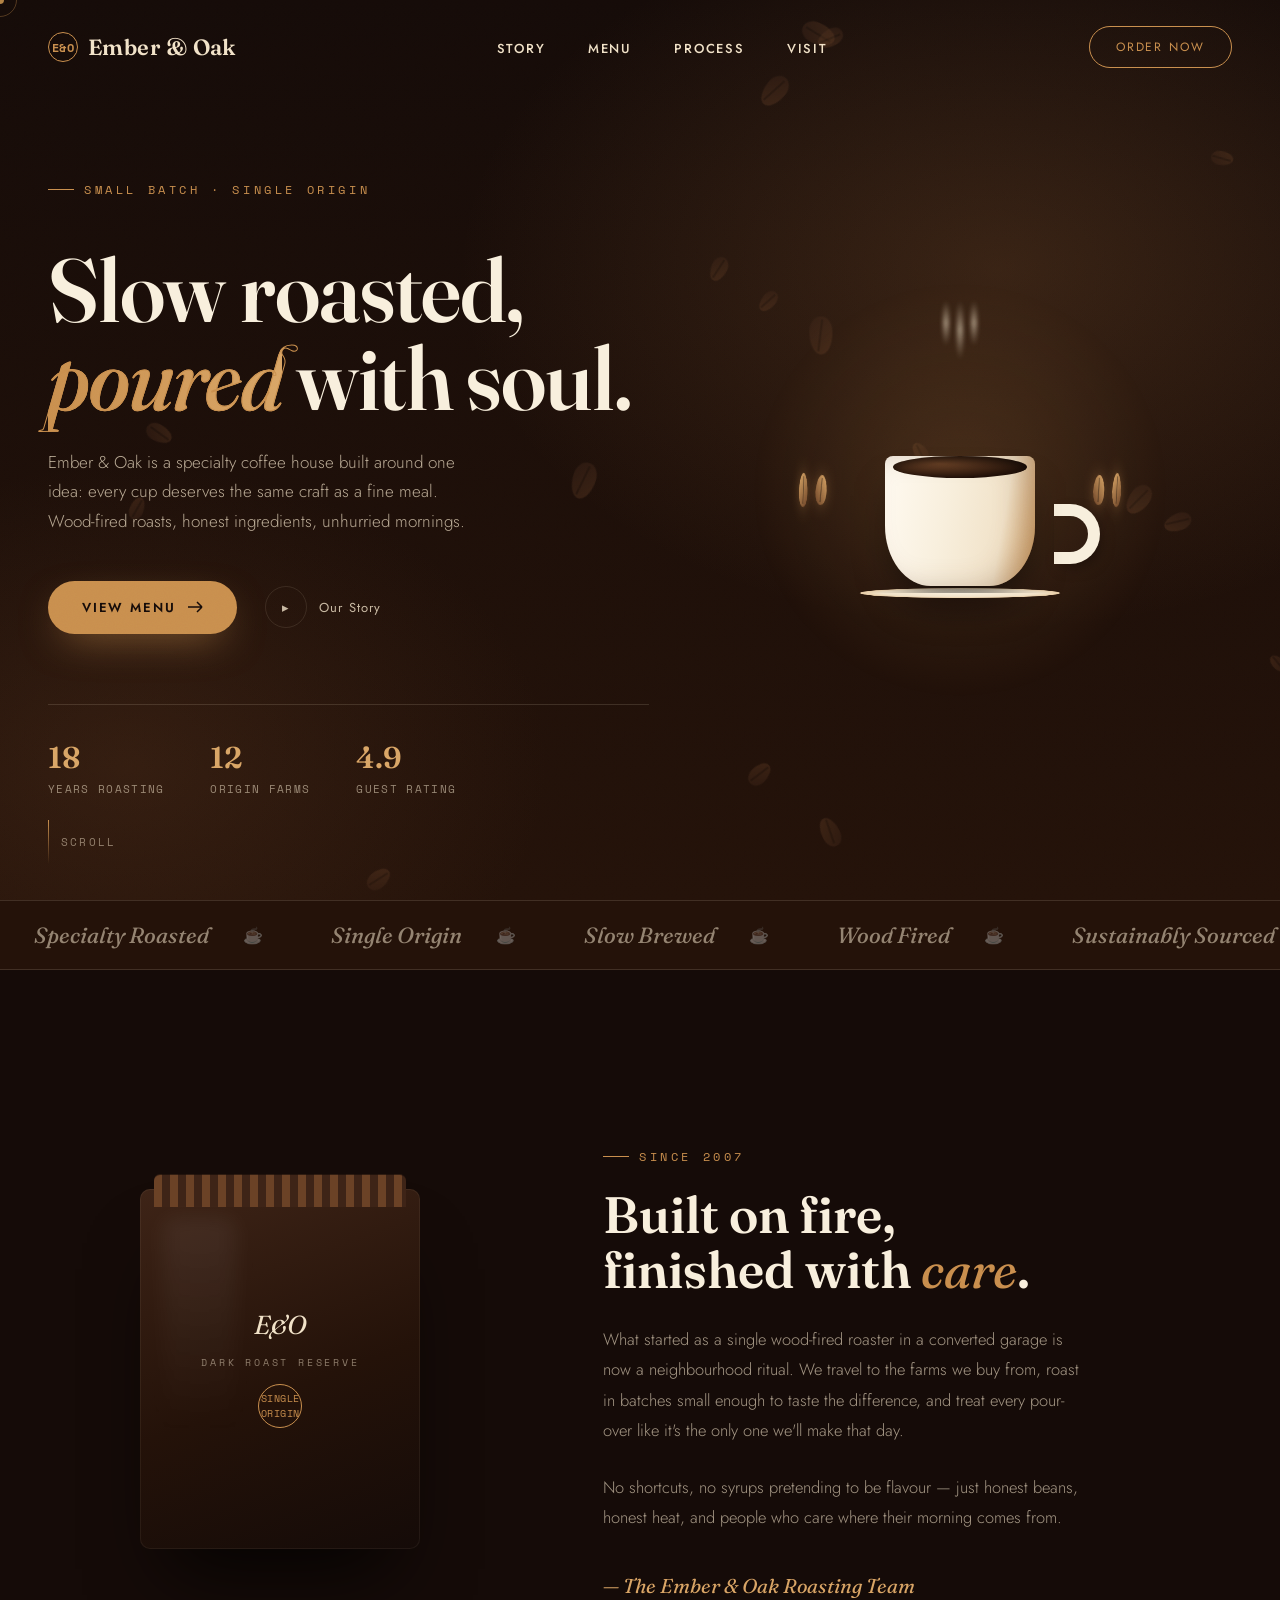
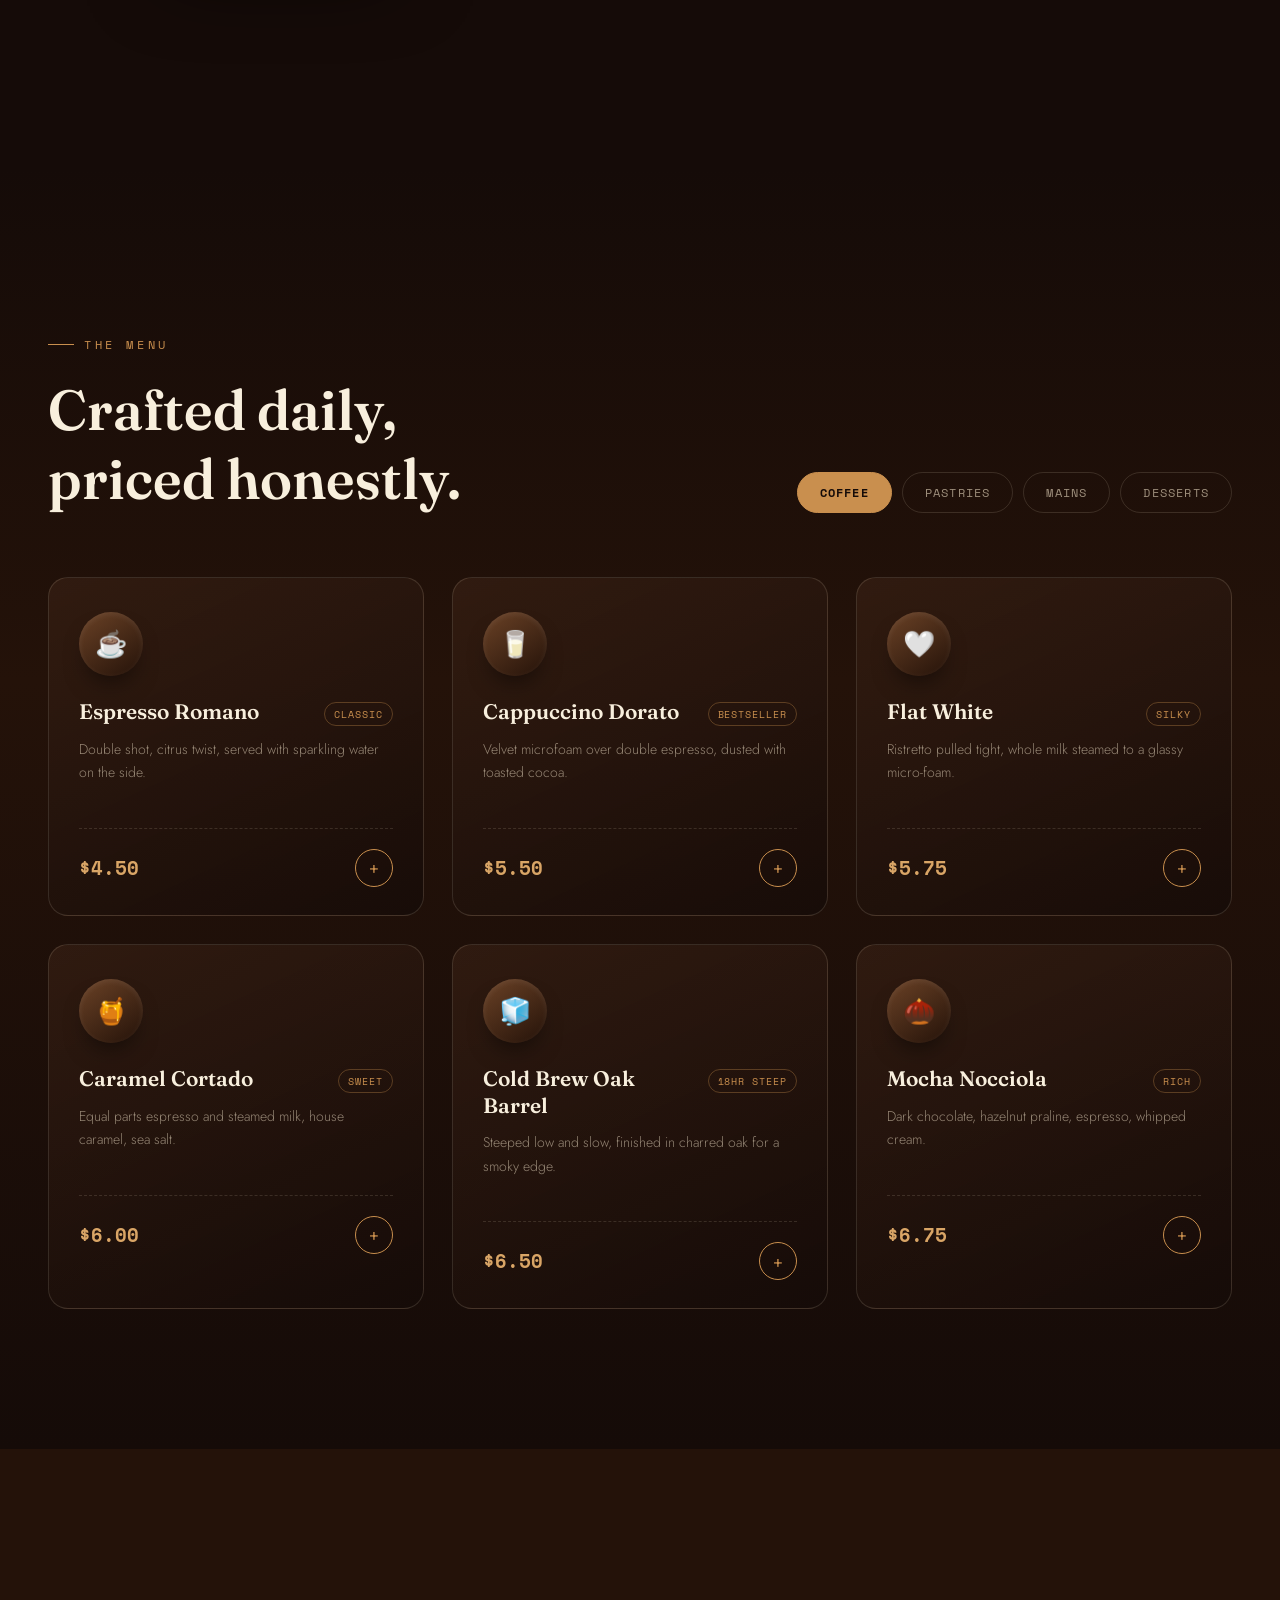
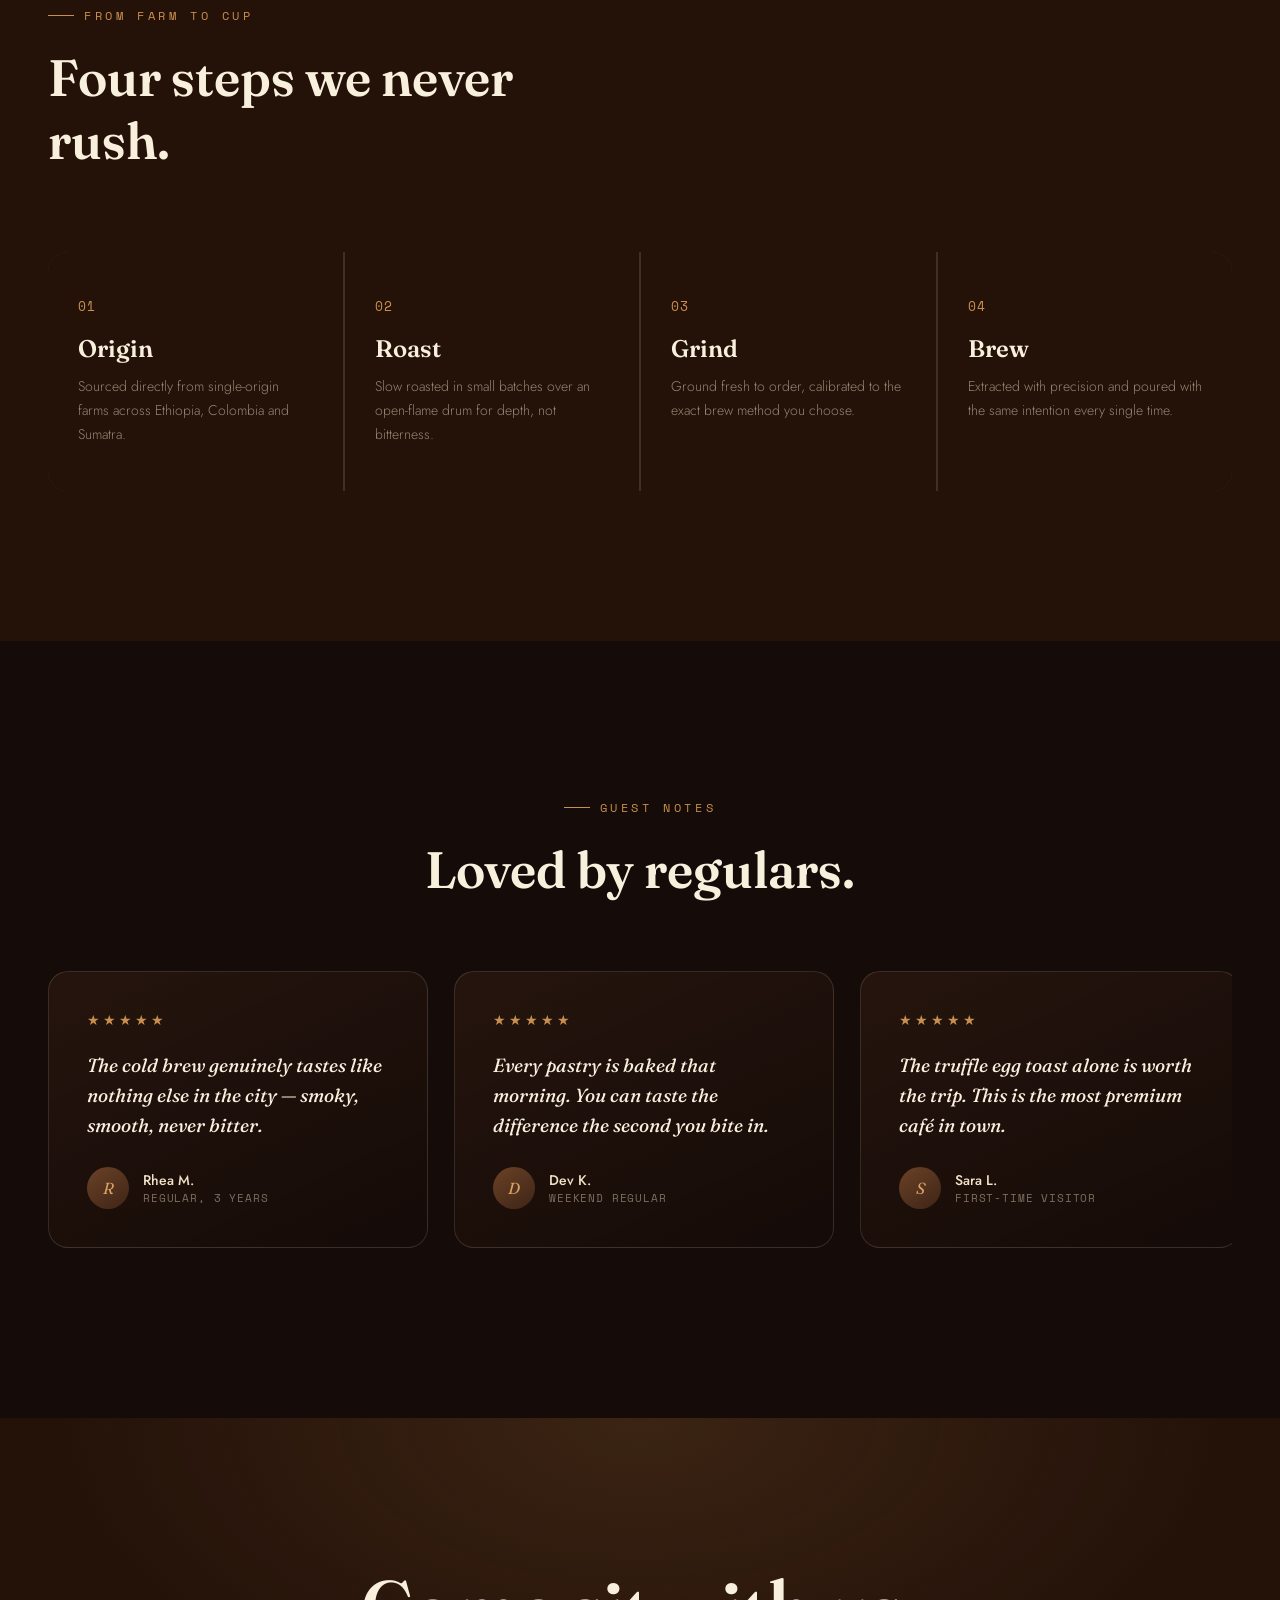
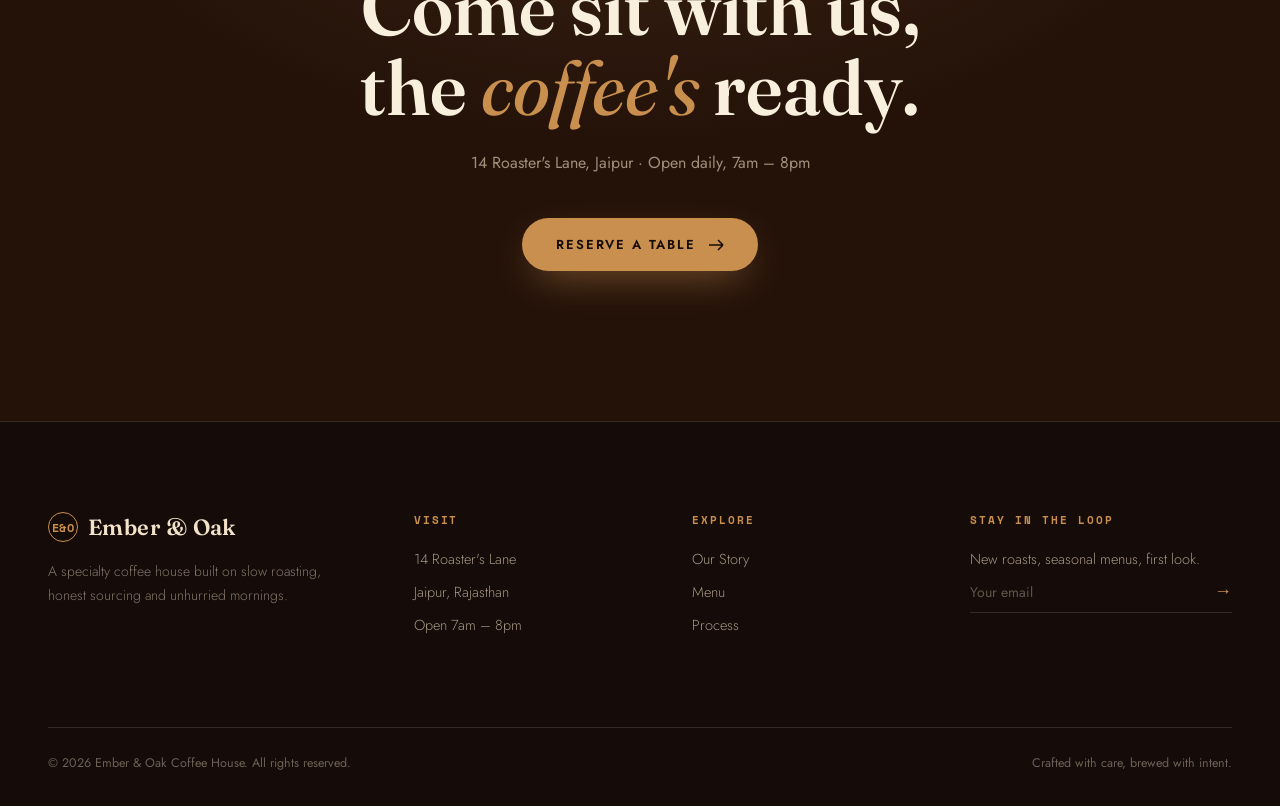
<file: cafe/index.html>
<!DOCTYPE html>
<html lang="en">
<head>
<meta charset="UTF-8">
<meta name="viewport" content="width=device-width, initial-scale=1.0">
<title>Ember &amp; Oak — Specialty Coffee House</title>
<link rel="preconnect" href="https://fonts.googleapis.com">
<link rel="preconnect" href="https://fonts.gstatic.com" crossorigin>
<link href="https://fonts.googleapis.com/css2?family=Fraunces:ital,opsz,wght@0,9..144,300;0,9..144,450;0,9..144,600;0,9..144,700;1,9..144,450&family=Jost:wght@300;400;500;600&family=Space+Mono:wght@400;700&display=swap" rel="stylesheet">
<style>

/* ============================= */
/* TOKENS                         */
/* ============================= */
:root{
  --espresso:      #150B08;
  --dark-roast:    #241209;
  --roast-brown:   #3E2417;
  --coffee:        #6B4226;
  --caramel:       #A9713F;
  --latte:         #D9A566;
  --cream:         #F1E2C8;
  --foam:          #F8EFDD;
  --gold:          #C98F4E;
  --gold-soft:     rgba(201,143,78,0.35);
  --line:          rgba(241,226,200,0.14);

  --font-display: 'Fraunces', serif;
  --font-body:    'Jost', sans-serif;
  --font-mono:    'Space Mono', monospace;

  --ease: cubic-bezier(.22,1,.36,1);
}

*{margin:0;padding:0;box-sizing:border-box;}
html{scroll-behavior:smooth;}
body{
  background:var(--espresso);
  color:var(--cream);
  font-family:var(--font-body);
  overflow-x:hidden;
  cursor:none;
}
::selection{background:var(--gold); color:var(--espresso);}
a{color:inherit; text-decoration:none;}
img{max-width:100%; display:block;}

/* faint grain overlay for premium texture */
body::before{
  content:'';
  position:fixed; inset:0; z-index:999; pointer-events:none;
  opacity:.05; mix-blend-mode:overlay;
  background-image:url("data:image/svg+xml,%3Csvg xmlns='http://www.w3.org/2000/svg' width='120' height='120'%3E%3Cfilter id='n'%3E%3CfeTurbulence type='fractalNoise' baseFrequency='0.9' numOctaves='2' stitchTiles='stitch'/%3E%3C/filter%3E%3Crect width='100%25' height='100%25' filter='url(%23n)'/%3E%3C/svg%3E");
}

/* ============================= */
/* CUSTOM CURSOR                  */
/* ============================= */
.cursor{
  position:fixed; top:0; left:0; width:8px; height:8px; border-radius:50%;
  background:var(--gold); pointer-events:none; z-index:9999;
  transform:translate(-50%,-50%); transition:width .25s var(--ease),height .25s var(--ease), background .25s;
  mix-blend-mode:difference;
}
.cursor-ring{
  position:fixed; top:0; left:0; width:34px; height:34px; border-radius:50%;
  border:1px solid var(--gold-soft); pointer-events:none; z-index:9998;
  transform:translate(-50%,-50%); transition:width .3s var(--ease),height .3s var(--ease), transform .12s linear, border-color .3s;
}
.cursor-ring.grow{width:64px;height:64px; border-color:var(--gold);}
@media(hover:none){ .cursor,.cursor-ring{display:none;} body{cursor:auto;} }

/* ============================= */
/* PRELOADER                      */
/* ============================= */
#preloader{
  position:fixed; inset:0; background:var(--espresso); z-index:10000;
  display:flex; align-items:center; justify-content:center; flex-direction:column; gap:18px;
  transition:opacity .9s var(--ease), visibility .9s;
}
#preloader.done{opacity:0; visibility:hidden;}
.pre-cup{width:46px;height:38px; border:2px solid var(--gold); border-top:none; border-radius:0 0 16px 16px; position:relative;}
.pre-cup::before{content:'';position:absolute; right:-14px; top:2px; width:12px; height:16px; border:2px solid var(--gold); border-left:none; border-radius:0 8px 8px 0;}
.pre-cup::after{
  content:''; position:absolute; left:3px; right:3px; top:-8px; height:6px; border-radius:50%;
  background:var(--gold); animation:pourFill 1.6s ease-in-out infinite;
}
@keyframes pourFill{0%,100%{opacity:.2; transform:translateY(0);}50%{opacity:1; transform:translateY(2px);}}
.pre-label{font-family:var(--font-mono); font-size:11px; letter-spacing:.35em; color:var(--latte); text-transform:uppercase;}

/* ============================= */
/* LAYOUT HELPERS                 */
/* ============================= */
.wrap{max-width:1280px; margin:0 auto; padding:0 48px;}
section{position:relative; z-index:1;}
.eyebrow{
  font-family:var(--font-mono); font-size:12px; letter-spacing:.3em; text-transform:uppercase;
  color:var(--gold); display:inline-flex; align-items:center; gap:10px; margin-bottom:22px;
}
.eyebrow::before{content:''; width:26px; height:1px; background:var(--gold);}
.reveal{opacity:0; transform:translateY(36px); transition:opacity 1s var(--ease), transform 1s var(--ease);}
.reveal.in{opacity:1; transform:translateY(0);}

/* ============================= */
/* NAV                            */
/* ============================= */
header{
  position:fixed; top:0; left:0; right:0; z-index:500;
  padding:26px 48px; display:flex; align-items:center; justify-content:space-between;
  transition:padding .4s var(--ease), background .4s var(--ease), backdrop-filter .4s;
}
header.scrolled{ padding:16px 48px; background:rgba(21,11,8,.82); backdrop-filter:blur(14px); border-bottom:1px solid var(--line);}
.logo{
  font-family:var(--font-display); font-size:22px; font-weight:600; letter-spacing:.02em;
  display:flex; align-items:center; gap:10px;
}
.logo-mark{
  width:30px; height:30px; border-radius:50%;
  border:1.5px solid var(--gold);
  display:flex; align-items:center; justify-content:center;
  font-family:var(--font-mono); font-size:12px; color:var(--gold);
}
nav ul{list-style:none; display:flex; gap:42px;}
nav a{
  font-size:13px; letter-spacing:.14em; text-transform:uppercase; font-weight:500;
  color:var(--cream); position:relative; padding-bottom:4px;
}
nav a::after{content:'';position:absolute;left:0;bottom:0;width:0;height:1px;background:var(--gold); transition:width .35s var(--ease);}
nav a:hover::after{width:100%;}
.nav-cta{
  border:1px solid var(--gold); padding:11px 26px; border-radius:100px;
  font-size:12px; letter-spacing:.16em; text-transform:uppercase; color:var(--gold);
  transition:all .4s var(--ease); position:relative; overflow:hidden;
}
.nav-cta::before{content:'';position:absolute; inset:0; background:var(--gold); transform:translateX(-101%); transition:transform .4s var(--ease); z-index:-1;}
.nav-cta:hover{color:var(--espresso);}
.nav-cta:hover::before{transform:translateX(0);}
.burger{display:none;}

/* ============================= */
/* HERO                           */
/* ============================= */
.hero{
  min-height:100vh; display:flex; align-items:center; position:relative;
  background:
    radial-gradient(ellipse 900px 600px at 78% 30%, rgba(169,113,63,.22), transparent 60%),
    radial-gradient(ellipse 700px 500px at 10% 85%, rgba(107,66,38,.25), transparent 60%),
    linear-gradient(180deg, var(--espresso), var(--dark-roast));
  overflow:hidden;
}
.hero-grid{
  display:grid; grid-template-columns:1.05fr .95fr; align-items:center; gap:40px;
  width:100%; padding-top:80px;
}
.beans-field{position:absolute; inset:0; z-index:0; pointer-events:none;}
.bean{
  position:absolute; width:16px; height:26px; border-radius:50% 50% 50% 50% / 60% 60% 40% 40%;
  background:linear-gradient(135deg, var(--coffee), var(--roast-brown));
  opacity:.35; will-change:transform;
}
.bean::after{content:'';position:absolute; left:50%; top:8%; bottom:8%; width:1.5px; background:rgba(0,0,0,.4); transform:translateX(-50%) rotate(8deg);}

.hero-eyebrow-row{display:flex; align-items:center; gap:14px; margin-bottom:26px;}
.hero h1{
  font-family:var(--font-display); font-weight:600; line-height:.98;
  font-size:clamp(52px, 7vw, 104px); letter-spacing:-.01em; color:var(--foam);
}
.hero h1 em{
  font-style:italic; font-weight:450; color:transparent;
  -webkit-text-stroke:1px var(--gold); background:linear-gradient(90deg, var(--gold), var(--latte));
  -webkit-background-clip:text; background-clip:text; -webkit-text-fill-color:transparent;
}
.hero p.lede{
  margin-top:26px; max-width:420px; font-size:17px; line-height:1.75; color:rgba(241,226,200,.72); font-weight:300;
}
.hero-actions{display:flex; align-items:center; gap:28px; margin-top:44px;}
.btn-primary{
  background:var(--gold); color:var(--espresso); padding:17px 34px; border-radius:100px;
  font-size:13px; letter-spacing:.14em; text-transform:uppercase; font-weight:600;
  display:inline-flex; align-items:center; gap:12px; transition:transform .45s var(--ease), box-shadow .45s var(--ease);
  box-shadow:0 14px 40px -14px rgba(201,143,78,.7);
}
.btn-primary:hover{transform:translateY(-3px); box-shadow:0 20px 50px -12px rgba(201,143,78,.9);}
.btn-primary svg{transition:transform .4s var(--ease);}
.btn-primary:hover svg{transform:translateX(4px);}
.play-link{display:flex; align-items:center; gap:12px; font-size:13px; letter-spacing:.08em; color:var(--cream); opacity:.8;}
.play-dot{width:42px;height:42px;border-radius:50%; border:1px solid var(--line); display:flex; align-items:center; justify-content:center;}

.hero-stats{display:flex; gap:46px; margin-top:70px; padding-top:34px; border-top:1px solid var(--line);}
.stat b{font-family:var(--font-display); font-size:30px; color:var(--latte); display:block; font-weight:600;}
.stat span{font-family:var(--font-mono); font-size:11px; letter-spacing:.12em; color:rgba(241,226,200,.55); text-transform:uppercase;}

/* --- 3D CUP SIGNATURE --- */
.cup-stage{
  perspective:1400px; height:640px; display:flex; align-items:center; justify-content:center; position:relative;
}
.cup-orbit{
  position:relative; width:340px; height:340px; transform-style:preserve-3d;
  animation:orbitSpin 26s linear infinite;
}
@keyframes orbitSpin{from{transform:rotateY(0deg);}to{transform:rotateY(360deg);}}
.orbit-bean{
  position:absolute; top:50%; left:50%; width:20px; height:32px;
  margin:-16px 0 0 -10px;
  border-radius:50% 50% 50% 50% / 60% 60% 40% 40%;
  background:linear-gradient(135deg, var(--latte), var(--coffee));
  box-shadow:0 0 18px rgba(201,143,78,.4);
}
.orbit-bean::after{content:'';position:absolute; left:50%; top:10%; bottom:10%; width:1.5px; background:rgba(0,0,0,.35); transform:translateX(-50%);}
.orbit-bean:nth-child(1){transform:rotateY(0deg) translateZ(170px) rotateZ(-12deg);}
.orbit-bean:nth-child(2){transform:rotateY(60deg) translateZ(170px) rotateZ(8deg);}
.orbit-bean:nth-child(3){transform:rotateY(120deg) translateZ(170px) rotateZ(-6deg);}
.orbit-bean:nth-child(4){transform:rotateY(180deg) translateZ(170px) rotateZ(14deg);}
.orbit-bean:nth-child(5){transform:rotateY(240deg) translateZ(170px) rotateZ(-9deg);}
.orbit-bean:nth-child(6){transform:rotateY(300deg) translateZ(170px) rotateZ(5deg);}

.cup3d-wrap{
  position:absolute; top:50%; left:50%; transform:translate(-50%,-50%);
  transform-style:preserve-3d; width:220px; height:260px;
  animation:cupFloat 5s ease-in-out infinite;
}
@keyframes cupFloat{0%,100%{transform:translate(-50%,-50%) translateY(0);}50%{transform:translate(-50%,-50%) translateY(-14px);}}
#tiltCup{transform-style:preserve-3d; width:100%; height:100%; transition:transform .15s ease-out;}

.saucer{
  position:absolute; bottom:14px; left:50%; width:200px; height:26px;
  transform:translateX(-50%) rotateX(72deg);
  background:radial-gradient(ellipse at center, var(--foam) 0%, var(--cream) 55%, var(--latte) 100%);
  border-radius:50%; box-shadow:0 30px 60px -10px rgba(0,0,0,.7);
}
.cup-body{
  position:absolute; bottom:34px; left:50%; width:150px; height:130px; transform:translateX(-50%);
  background:linear-gradient(100deg, #fffaf1 0%, var(--foam) 40%, var(--cream) 75%, var(--latte) 100%);
  border-radius:8px 8px 46px 46px / 8px 8px 60px 60px;
  box-shadow:inset -16px 0 30px -6px rgba(107,66,38,.35), 0 26px 40px -14px rgba(0,0,0,.6);
}
.cup-coffee{
  position:absolute; top:0; left:8px; right:8px; height:22px; border-radius:50%;
  background:radial-gradient(ellipse at 35% 35%, #6b4226 0%, var(--dark-roast) 70%);
  box-shadow:inset 0 4px 10px rgba(0,0,0,.5);
}
.cup-handle{
  position:absolute; bottom:56px; right:-30px; width:46px; height:60px;
  border:12px solid var(--foam); border-left:none; border-radius:0 30px 30px 0;
  box-shadow:4px 6px 16px -6px rgba(0,0,0,.5);
}
.steam{position:absolute; bottom:100%; left:50%; width:60px; transform:translateX(-50%); display:flex; gap:8px; justify-content:center;}
.steam i{
  display:block; width:6px; height:46px; border-radius:50%;
  background:linear-gradient(180deg, transparent, rgba(241,226,200,.55), transparent);
  filter:blur(2px); animation:rise 3.2s ease-in-out infinite;
}
.steam i:nth-child(1){animation-delay:0s;}
.steam i:nth-child(2){height:60px; animation-delay:.7s;}
.steam i:nth-child(3){animation-delay:1.4s;}
@keyframes rise{
  0%{transform:translateY(0) scaleX(1); opacity:0;}
  20%{opacity:.8;}
  100%{transform:translateY(-70px) scaleX(1.6); opacity:0;}
}
.glow-ring{
  position:absolute; width:420px; height:420px; border-radius:50%; top:50%; left:50%;
  transform:translate(-50%,-50%); background:radial-gradient(circle, rgba(201,143,78,.18), transparent 70%);
  z-index:-1; animation:pulseGlow 4s ease-in-out infinite;
}
@keyframes pulseGlow{0%,100%{opacity:.6; transform:translate(-50%,-50%) scale(.94);}50%{opacity:1; transform:translate(-50%,-50%) scale(1.05);}}

.scroll-cue{
  position:absolute; bottom:36px; left:48px; display:flex; align-items:center; gap:12px;
  font-family:var(--font-mono); font-size:11px; letter-spacing:.2em; color:rgba(241,226,200,.5); text-transform:uppercase;
}
.scroll-line{width:1px; height:44px; background:linear-gradient(var(--gold), transparent); position:relative; overflow:hidden;}
.scroll-line::after{content:'';position:absolute; top:-44px; left:0; width:100%; height:44px; background:var(--gold); animation:scrollDown 2.2s ease-in-out infinite;}
@keyframes scrollDown{0%{top:-44px;}100%{top:44px;}}

/* ============================= */
/* MARQUEE TICKER                 */
/* ============================= */
.ticker{
  border-top:1px solid var(--line); border-bottom:1px solid var(--line);
  background:var(--dark-roast); padding:20px 0; overflow:hidden; white-space:nowrap;
}
.ticker-track{display:inline-flex; animation:tickerScroll 32s linear infinite;}
.ticker span{
  font-family:var(--font-display); font-style:italic; font-weight:450; font-size:22px;
  color:var(--cream); opacity:.55; padding:0 34px; display:inline-flex; align-items:center; gap:34px;
}
.ticker span::after{content:'☕'; opacity:.6; font-style:normal; font-size:16px;}
@keyframes tickerScroll{from{transform:translateX(0);}to{transform:translateX(-50%);}}

/* ============================= */
/* ABOUT / STORY                  */
/* ============================= */
.about{padding:170px 0; background:var(--espresso); position:relative;}
.about-grid{display:grid; grid-template-columns:.85fr 1.15fr; gap:90px; align-items:center;}
.about h2{
  font-family:var(--font-display); font-size:clamp(38px,4vw,58px); font-weight:600; line-height:1.08; color:var(--foam);
}
.about h2 em{color:var(--gold); font-style:italic; font-weight:450;}
.about p{margin-top:26px; font-size:16.5px; line-height:1.85; color:rgba(241,226,200,.65); font-weight:300; max-width:480px;}
.about-signature{margin-top:40px; font-family:var(--font-display); font-style:italic; font-size:20px; color:var(--latte);}

.bag3d-stage{perspective:1200px; display:flex; justify-content:center;}
#tiltBag{
  width:280px; height:360px; position:relative; transform-style:preserve-3d;
  transition:transform .15s ease-out; animation:bagFloat 6s ease-in-out infinite;
}
@keyframes bagFloat{0%,100%{transform:translateY(0) rotateZ(-2deg);}50%{transform:translateY(-16px) rotateZ(2deg);}}
.bag-body{
  position:absolute; inset:0; border-radius:10px;
  background:linear-gradient(160deg, var(--roast-brown) 0%, var(--dark-roast) 55%, var(--espresso) 100%);
  box-shadow:0 50px 80px -30px rgba(0,0,0,.8), inset 0 0 0 1px rgba(241,226,200,.06);
  transform:translateZ(0);
  display:flex; flex-direction:column; align-items:center; justify-content:center; gap:14px;
  padding:30px;
}
.bag-fold{
  position:absolute; top:-16px; left:14px; right:14px; height:34px;
  background:repeating-linear-gradient(90deg, var(--coffee), var(--coffee) 8px, var(--roast-brown) 8px, var(--roast-brown) 16px);
  border-radius:6px 6px 0 0; transform:translateZ(6px) rotateX(18deg); transform-origin:bottom;
}
.bag-seal{width:44px;height:44px; border:1.5px solid var(--gold); border-radius:50%; display:flex; align-items:center; justify-content:center; font-family:var(--font-mono); color:var(--gold); font-size:10px; letter-spacing:.05em; text-align:center;}
.bag-brand{font-family:var(--font-display); font-style:italic; font-size:26px; color:var(--cream);}
.bag-sub{font-family:var(--font-mono); font-size:10px; letter-spacing:.28em; color:rgba(241,226,200,.5); text-transform:uppercase;}
.bag-body::after{
  content:''; position:absolute; left:8%; top:8%; width:26%; height:60%;
  background:linear-gradient(180deg, rgba(255,255,255,.06), transparent);
  filter:blur(10px); border-radius:12px;
}

/* ============================= */
/* MENU                           */
/* ============================= */
.menu{padding:160px 0 140px; background:linear-gradient(180deg, var(--espresso), var(--dark-roast) 40%, var(--espresso));}
.menu-head{display:flex; justify-content:space-between; align-items:flex-end; gap:40px; margin-bottom:64px; flex-wrap:wrap;}
.menu-head h2{font-family:var(--font-display); font-size:clamp(38px,4.4vw,60px); font-weight:600; color:var(--foam);}
.menu-tabs{display:flex; gap:10px; flex-wrap:wrap;}
.tab-btn{
  font-family:var(--font-mono); font-size:12px; letter-spacing:.1em; text-transform:uppercase;
  padding:11px 22px; border-radius:100px; border:1px solid var(--line); color:rgba(241,226,200,.6);
  transition:all .35s var(--ease); background:transparent;
}
.tab-btn:hover{border-color:var(--gold-soft); color:var(--cream);}
.tab-btn.active{background:var(--gold); border-color:var(--gold); color:var(--espresso); font-weight:700;}

.menu-grid{
  display:grid; grid-template-columns:repeat(3, 1fr); gap:28px;
}
.menu-panel{display:none;}
.menu-panel.active{display:grid; grid-template-columns:repeat(3, 1fr); gap:28px;}

.food-card{
  perspective:1000px;
}
.food-card-inner{
  position:relative; padding:34px 30px 28px; border-radius:20px;
  background:linear-gradient(155deg, rgba(62,36,23,.55), rgba(21,11,8,.75));
  border:1px solid var(--line); overflow:hidden;
  transform-style:preserve-3d; transition:transform .12s ease-out, border-color .4s, box-shadow .4s;
  height:100%;
}
.food-card-inner:hover{border-color:var(--gold-soft); box-shadow:0 30px 60px -24px rgba(0,0,0,.7);}
.food-card-inner::before{
  content:''; position:absolute; top:-40%; right:-30%; width:200px; height:200px; border-radius:50%;
  background:radial-gradient(circle, rgba(201,143,78,.16), transparent 70%);
  opacity:0; transition:opacity .5s;
}
.food-card-inner:hover::before{opacity:1;}

.food-icon{
  width:64px; height:64px; border-radius:50%; margin-bottom:22px;
  background:linear-gradient(145deg, var(--coffee), var(--dark-roast));
  display:flex; align-items:center; justify-content:center; font-size:26px;
  box-shadow:inset 0 2px 6px rgba(255,255,255,.08), 0 14px 26px -12px rgba(0,0,0,.7);
  transform:translateZ(30px);
}
.food-top-row{display:flex; justify-content:space-between; align-items:flex-start; gap:14px; transform:translateZ(20px);}
.food-name{font-family:var(--font-display); font-size:21px; font-weight:600; color:var(--foam); line-height:1.3;}
.food-tag{
  font-family:var(--font-mono); font-size:9.5px; letter-spacing:.1em; text-transform:uppercase;
  color:var(--gold); border:1px solid var(--gold-soft); padding:4px 9px; border-radius:100px; white-space:nowrap; margin-top:4px;
}
.food-desc{margin-top:12px; font-size:14px; line-height:1.7; color:rgba(241,226,200,.55); font-weight:300; transform:translateZ(20px); min-height:66px;}
.food-bottom{display:flex; justify-content:space-between; align-items:center; margin-top:24px; padding-top:20px; border-top:1px dashed var(--line); transform:translateZ(20px);}
.food-price{font-family:var(--font-mono); font-size:19px; color:var(--latte); font-weight:700;}
.food-add{
  width:38px; height:38px; border-radius:50%; border:1px solid var(--gold); color:var(--gold);
  display:flex; align-items:center; justify-content:center; font-size:16px; transition:all .35s var(--ease);
}
.food-add:hover{background:var(--gold); color:var(--espresso); transform:rotate(90deg);}

/* ============================= */
/* PROCESS                        */
/* ============================= */
.process{padding:150px 0; background:var(--dark-roast); position:relative; overflow:hidden;}
.process-head{max-width:560px; margin-bottom:80px;}
.process-head h2{font-family:var(--font-display); font-size:clamp(36px,4vw,54px); color:var(--foam); font-weight:600;}
.process-steps{display:grid; grid-template-columns:repeat(4,1fr); gap:2px; background:var(--line); border-radius:20px; overflow:hidden;}
.step{background:var(--dark-roast); padding:44px 30px; position:relative; transition:background .4s;}
.step:hover{background:rgba(62,36,23,.5);}
.step-num{font-family:var(--font-mono); font-size:13px; color:var(--gold); letter-spacing:.1em;}
.step h3{font-family:var(--font-display); font-size:24px; margin-top:18px; color:var(--foam); font-weight:600;}
.step p{margin-top:12px; font-size:14px; line-height:1.7; color:rgba(241,226,200,.55); font-weight:300;}

/* ============================= */
/* TESTIMONIALS                   */
/* ============================= */
.testimonials{padding:150px 0; background:var(--espresso);}
.t-head{text-align:center; margin-bottom:70px;}
.t-head h2{font-family:var(--font-display); font-size:clamp(36px,4vw,54px); color:var(--foam); font-weight:600;}
.t-track{display:flex; gap:26px; overflow-x:auto; padding-bottom:20px; scroll-snap-type:x mandatory;}
.t-track::-webkit-scrollbar{height:4px;}
.t-track::-webkit-scrollbar-thumb{background:var(--gold-soft); border-radius:10px;}
.t-card{
  min-width:380px; scroll-snap-align:start; padding:38px; border-radius:20px;
  background:linear-gradient(155deg, rgba(62,36,23,.4), rgba(21,11,8,.6)); border:1px solid var(--line);
}
.t-stars{color:var(--gold); font-size:14px; letter-spacing:3px; margin-bottom:20px;}
.t-quote{font-family:var(--font-display); font-style:italic; font-size:19px; line-height:1.6; color:var(--foam); font-weight:450;}
.t-person{display:flex; align-items:center; gap:14px; margin-top:26px;}
.t-avatar{width:42px;height:42px;border-radius:50%; background:linear-gradient(145deg,var(--coffee),var(--roast-brown)); display:flex;align-items:center;justify-content:center; font-family:var(--font-display); font-style:italic; color:var(--latte);}
.t-name{font-size:14px; font-weight:500; color:var(--cream);}
.t-role{font-family:var(--font-mono); font-size:10.5px; color:rgba(241,226,200,.45); letter-spacing:.08em; text-transform:uppercase;}

/* ============================= */
/* CTA VISIT                      */
/* ============================= */
.visit{
  padding:150px 0; text-align:center; position:relative;
  background:radial-gradient(ellipse 900px 500px at 50% 0%, rgba(201,143,78,.14), transparent 65%), var(--dark-roast);
}
.visit h2{font-family:var(--font-display); font-size:clamp(42px,6vw,84px); font-weight:600; color:var(--foam); line-height:1.05;}
.visit h2 em{color:var(--gold); font-style:italic; font-weight:450;}
.visit p{margin-top:22px; color:rgba(241,226,200,.6); font-size:16px; max-width:440px; margin-left:auto; margin-right:auto;}
.visit .btn-primary{margin-top:44px;}

/* ============================= */
/* FOOTER                         */
/* ============================= */
footer{background:var(--espresso); border-top:1px solid var(--line); padding:90px 0 34px;}
.footer-grid{display:grid; grid-template-columns:1.4fr 1fr 1fr 1.2fr; gap:60px;}
.footer-brand .logo{margin-bottom:18px;}
.footer-brand p{font-size:14px; color:rgba(241,226,200,.5); line-height:1.7; max-width:280px; font-weight:300;}
.footer-col h4{font-family:var(--font-mono); font-size:11px; letter-spacing:.18em; text-transform:uppercase; color:var(--gold); margin-bottom:20px;}
.footer-col a, .footer-col p{display:block; font-size:14.5px; color:rgba(241,226,200,.65); margin-bottom:12px; font-weight:300; transition:color .3s;}
.footer-col a:hover{color:var(--gold);}
.newsletter{display:flex; margin-top:8px; border-bottom:1px solid var(--line); padding-bottom:10px;}
.newsletter input{background:none; border:none; outline:none; color:var(--cream); font-size:14px; width:100%; font-family:var(--font-body);}
.newsletter input::placeholder{color:rgba(241,226,200,.35);}
.newsletter button{background:none; border:none; color:var(--gold); font-size:18px; cursor:pointer;}
.footer-bottom{
  margin-top:80px; padding-top:26px; border-top:1px solid var(--line);
  display:flex; justify-content:space-between; font-size:12.5px; color:rgba(241,226,200,.4); flex-wrap:wrap; gap:10px;
}

/* ============================= */
/* RESPONSIVE                     */
/* ============================= */
@media(max-width:1100px){
  .hero-grid{grid-template-columns:1fr; text-align:left;}
  .cup-stage{height:420px; order:-1;}
  .about-grid{grid-template-columns:1fr; gap:60px;}
  .menu-grid, .menu-panel.active{grid-template-columns:repeat(2,1fr);}
  .process-steps{grid-template-columns:repeat(2,1fr);}
  .footer-grid{grid-template-columns:1fr 1fr; gap:40px;}
}
@media(max-width:720px){
  .wrap{padding:0 24px;}
  header{padding:20px 24px;}
  nav ul, .nav-cta{display:none;}
  .hero-stats{gap:28px; flex-wrap:wrap;}
  .menu-grid, .menu-panel.active{grid-template-columns:1fr;}
  .process-steps{grid-template-columns:1fr;}
  .footer-grid{grid-template-columns:1fr; gap:36px;}
  .menu-head{align-items:flex-start;}
}

</style>
</head>
<body>

<div class="cursor" id="cursor"></div>
<div class="cursor-ring" id="cursorRing"></div>

<div id="preloader">
  <div class="pre-cup"></div>
  <div class="pre-label">Brewing Ember &amp; Oak</div>
</div>

<header id="header">
  <div class="logo"><span class="logo-mark">E&amp;O</span> Ember &amp; Oak</div>
  <nav>
    <ul>
      <li><a href="#about">Story</a></li>
      <li><a href="#menu">Menu</a></li>
      <li><a href="#process">Process</a></li>
      <li><a href="#visit">Visit</a></li>
    </ul>
  </nav>
  <a href="#menu" class="nav-cta">Order Now</a>
</header>

<!-- HERO -->
<section class="hero" id="home">
  <div class="beans-field" id="beansField"></div>
  <div class="wrap hero-grid">
    <div>
      <div class="hero-eyebrow-row">
        <span class="eyebrow">Small Batch · Single Origin</span>
      </div>
      <h1>Slow roasted,<br><em>poured</em> with soul.</h1>
      <p class="lede">Ember &amp; Oak is a specialty coffee house built around one idea: every cup deserves the same craft as a fine meal. Wood-fired roasts, honest ingredients, unhurried mornings.</p>
      <div class="hero-actions">
        <a href="#menu" class="btn-primary">
          View Menu
          <svg width="16" height="12" viewBox="0 0 16 12" fill="none"><path d="M1 6H15M15 6L10 1M15 6L10 11" stroke="currentColor" stroke-width="1.5"/></svg>
        </a>
        <a href="#about" class="play-link">
          <span class="play-dot">▸</span> Our Story
        </a>
      </div>
      <div class="hero-stats">
        <div class="stat"><b>18</b><span>Years Roasting</span></div>
        <div class="stat"><b>12</b><span>Origin Farms</span></div>
        <div class="stat"><b>4.9</b><span>Guest Rating</span></div>
      </div>
    </div>

    <div class="cup-stage">
      <div class="glow-ring"></div>
      <div class="cup-orbit">
        <div class="orbit-bean"></div><div class="orbit-bean"></div><div class="orbit-bean"></div>
        <div class="orbit-bean"></div><div class="orbit-bean"></div><div class="orbit-bean"></div>
      </div>
      <div class="cup3d-wrap">
        <div id="tiltCup">
          <div class="steam"><i></i><i></i><i></i></div>
          <div class="cup-handle"></div>
          <div class="cup-body"><div class="cup-coffee"></div></div>
          <div class="saucer"></div>
        </div>
      </div>
    </div>
  </div>

  <div class="scroll-cue"><span class="scroll-line"></span> Scroll</div>
</section>

<div class="ticker">
  <div class="ticker-track" id="tickerTrack">
    <span>Specialty Roasted</span><span>Single Origin</span><span>Slow Brewed</span><span>Wood Fired</span>
    <span>Sustainably Sourced</span><span>Small Batch</span>
    <span>Specialty Roasted</span><span>Single Origin</span><span>Slow Brewed</span><span>Wood Fired</span>
    <span>Sustainably Sourced</span><span>Small Batch</span>
  </div>
</div>

<!-- ABOUT -->
<section class="about" id="about">
  <div class="wrap about-grid">
    <div class="bag3d-stage">
      <div id="tiltBag">
        <div class="bag-body">
          <div class="bag-fold"></div>
          <div class="bag-brand">E&amp;O</div>
          <div class="bag-sub">Dark Roast Reserve</div>
          <div class="bag-seal">SINGLE<br>ORIGIN</div>
        </div>
      </div>
    </div>
    <div class="reveal">
      <span class="eyebrow">Since 2007</span>
      <h2>Built on fire,<br>finished with <em>care</em>.</h2>
      <p>What started as a single wood-fired roaster in a converted garage is now a neighbourhood ritual. We travel to the farms we buy from, roast in batches small enough to taste the difference, and treat every pour-over like it's the only one we'll make that day.</p>
      <p>No shortcuts, no syrups pretending to be flavour — just honest beans, honest heat, and people who care where their morning comes from.</p>
      <div class="about-signature">— The Ember &amp; Oak Roasting Team</div>
    </div>
  </div>
</section>

<!-- MENU -->
<section class="menu" id="menu">
  <div class="wrap">
    <div class="menu-head reveal">
      <div>
        <span class="eyebrow">The Menu</span>
        <h2>Crafted daily,<br>priced honestly.</h2>
      </div>
      <div class="menu-tabs" id="menuTabs">
        <button class="tab-btn active" data-tab="coffee">Coffee</button>
        <button class="tab-btn" data-tab="pastries">Pastries</button>
        <button class="tab-btn" data-tab="mains">Mains</button>
        <button class="tab-btn" data-tab="desserts">Desserts</button>
      </div>
    </div>

    <div class="menu-panel active" data-panel="coffee">
      <div class="food-card reveal">
        <div class="food-card-inner">
          <div class="food-icon">☕</div>
          <div class="food-top-row"><div class="food-name">Espresso Romano</div><div class="food-tag">Classic</div></div>
          <div class="food-desc">Double shot, citrus twist, served with sparkling water on the side.</div>
          <div class="food-bottom"><div class="food-price">$4.50</div><div class="food-add">+</div></div>
        </div>
      </div>
      <div class="food-card reveal">
        <div class="food-card-inner">
          <div class="food-icon">🥛</div>
          <div class="food-top-row"><div class="food-name">Cappuccino Dorato</div><div class="food-tag">Bestseller</div></div>
          <div class="food-desc">Velvet microfoam over double espresso, dusted with toasted cocoa.</div>
          <div class="food-bottom"><div class="food-price">$5.50</div><div class="food-add">+</div></div>
        </div>
      </div>
      <div class="food-card reveal">
        <div class="food-card-inner">
          <div class="food-icon">🤍</div>
          <div class="food-top-row"><div class="food-name">Flat White</div><div class="food-tag">Silky</div></div>
          <div class="food-desc">Ristretto pulled tight, whole milk steamed to a glassy micro-foam.</div>
          <div class="food-bottom"><div class="food-price">$5.75</div><div class="food-add">+</div></div>
        </div>
      </div>
      <div class="food-card reveal">
        <div class="food-card-inner">
          <div class="food-icon">🍯</div>
          <div class="food-top-row"><div class="food-name">Caramel Cortado</div><div class="food-tag">Sweet</div></div>
          <div class="food-desc">Equal parts espresso and steamed milk, house caramel, sea salt.</div>
          <div class="food-bottom"><div class="food-price">$6.00</div><div class="food-add">+</div></div>
        </div>
      </div>
      <div class="food-card reveal">
        <div class="food-card-inner">
          <div class="food-icon">🧊</div>
          <div class="food-top-row"><div class="food-name">Cold Brew Oak Barrel</div><div class="food-tag">18hr Steep</div></div>
          <div class="food-desc">Steeped low and slow, finished in charred oak for a smoky edge.</div>
          <div class="food-bottom"><div class="food-price">$6.50</div><div class="food-add">+</div></div>
        </div>
      </div>
      <div class="food-card reveal">
        <div class="food-card-inner">
          <div class="food-icon">🌰</div>
          <div class="food-top-row"><div class="food-name">Mocha Nocciola</div><div class="food-tag">Rich</div></div>
          <div class="food-desc">Dark chocolate, hazelnut praline, espresso, whipped cream.</div>
          <div class="food-bottom"><div class="food-price">$6.75</div><div class="food-add">+</div></div>
        </div>
      </div>
    </div>

    <div class="menu-panel" data-panel="pastries">
      <div class="food-card reveal">
        <div class="food-card-inner">
          <div class="food-icon">🥐</div>
          <div class="food-top-row"><div class="food-name">Butter Croissant</div><div class="food-tag">French</div></div>
          <div class="food-desc">72-hour laminated dough, baked to order every morning.</div>
          <div class="food-bottom"><div class="food-price">$4.00</div><div class="food-add">+</div></div>
        </div>
      </div>
      <div class="food-card reveal">
        <div class="food-card-inner">
          <div class="food-icon">🌾</div>
          <div class="food-top-row"><div class="food-name">Almond Pain Suisse</div><div class="food-tag">Nutty</div></div>
          <div class="food-desc">Filled with almond cream, topped with toasted flaked almonds.</div>
          <div class="food-bottom"><div class="food-price">$5.25</div><div class="food-add">+</div></div>
        </div>
      </div>
      <div class="food-card reveal">
        <div class="food-card-inner">
          <div class="food-icon">🍂</div>
          <div class="food-top-row"><div class="food-name">Cinnamon Rye Roll</div><div class="food-tag">Warm Spice</div></div>
          <div class="food-desc">Dark rye laminated dough, brown butter cinnamon, light glaze.</div>
          <div class="food-bottom"><div class="food-price">$4.75</div><div class="food-add">+</div></div>
        </div>
      </div>
      <div class="food-card reveal">
        <div class="food-card-inner">
          <div class="food-icon">🍫</div>
          <div class="food-top-row"><div class="food-name">Dark Chocolate Babka</div><div class="food-tag">Decadent</div></div>
          <div class="food-desc">Braided brioche, dark chocolate ganache, sea salt flake finish.</div>
          <div class="food-bottom"><div class="food-price">$5.50</div><div class="food-add">+</div></div>
        </div>
      </div>
    </div>

    <div class="menu-panel" data-panel="mains">
      <div class="food-card reveal">
        <div class="food-card-inner">
          <div class="food-icon">🥑</div>
          <div class="food-top-row"><div class="food-name">Avocado Sourdough</div><div class="food-tag">Vegan</div></div>
          <div class="food-desc">Smashed avocado, chili oil, radish, lemon, house sourdough.</div>
          <div class="food-bottom"><div class="food-price">$12.00</div><div class="food-add">+</div></div>
        </div>
      </div>
      <div class="food-card reveal">
        <div class="food-card-inner">
          <div class="food-icon">🍳</div>
          <div class="food-top-row"><div class="food-name">Truffle Egg Toast</div><div class="food-tag">Signature</div></div>
          <div class="food-desc">Soft scrambled eggs, black truffle butter, chive, grilled levain.</div>
          <div class="food-bottom"><div class="food-price">$13.50</div><div class="food-add">+</div></div>
        </div>
      </div>
      <div class="food-card reveal">
        <div class="food-card-inner">
          <div class="food-icon">🐟</div>
          <div class="food-top-row"><div class="food-name">Smoked Salmon Bagel</div><div class="food-tag">Classic</div></div>
          <div class="food-desc">House-cured salmon, whipped labneh, capers, everything seasoning.</div>
          <div class="food-bottom"><div class="food-price">$14.00</div><div class="food-add">+</div></div>
        </div>
      </div>
      <div class="food-card reveal">
        <div class="food-card-inner">
          <div class="food-icon">🍄</div>
          <div class="food-top-row"><div class="food-name">Wild Mushroom Tartine</div><div class="food-tag">Vegetarian</div></div>
          <div class="food-desc">Roasted wild mushrooms, whipped ricotta, thyme, toasted rye.</div>
          <div class="food-bottom"><div class="food-price">$12.50</div><div class="food-add">+</div></div>
        </div>
      </div>
    </div>

    <div class="menu-panel" data-panel="desserts">
      <div class="food-card reveal">
        <div class="food-card-inner">
          <div class="food-icon">🍰</div>
          <div class="food-top-row"><div class="food-name">Tiramisu Classico</div><div class="food-tag">Bestseller</div></div>
          <div class="food-desc">Espresso-soaked ladyfingers, mascarpone, cocoa dust, house rule.</div>
          <div class="food-bottom"><div class="food-price">$8.50</div><div class="food-add">+</div></div>
        </div>
      </div>
      <div class="food-card reveal">
        <div class="food-card-inner">
          <div class="food-icon">🔥</div>
          <div class="food-top-row"><div class="food-name">Basque Burnt Cheesecake</div><div class="food-tag">Signature</div></div>
          <div class="food-desc">Caramelised top, molten centre, no crust, just cream and fire.</div>
          <div class="food-bottom"><div class="food-price">$7.75</div><div class="food-add">+</div></div>
        </div>
      </div>
      <div class="food-card reveal">
        <div class="food-card-inner">
          <div class="food-icon">🌰</div>
          <div class="food-top-row"><div class="food-name">Hazelnut Praline Tart</div><div class="food-tag">Nutty</div></div>
          <div class="food-desc">Shortcrust base, hazelnut frangipane, dark chocolate glaze.</div>
          <div class="food-bottom"><div class="food-price">$8.00</div><div class="food-add">+</div></div>
        </div>
      </div>
      <div class="food-card reveal">
        <div class="food-card-inner">
          <div class="food-icon">🍨</div>
          <div class="food-top-row"><div class="food-name">Affogato al Caffè</div><div class="food-tag">Warm + Cold</div></div>
          <div class="food-desc">Vanilla bean gelato, drowned in a hot double shot of espresso.</div>
          <div class="food-bottom"><div class="food-price">$6.50</div><div class="food-add">+</div></div>
        </div>
      </div>
    </div>
  </div>
</section>

<!-- PROCESS -->
<section class="process" id="process">
  <div class="wrap">
    <div class="process-head reveal">
      <span class="eyebrow">From Farm to Cup</span>
      <h2>Four steps we never rush.</h2>
    </div>
    <div class="process-steps">
      <div class="step reveal"><div class="step-num">01</div><h3>Origin</h3><p>Sourced directly from single-origin farms across Ethiopia, Colombia and Sumatra.</p></div>
      <div class="step reveal"><div class="step-num">02</div><h3>Roast</h3><p>Slow roasted in small batches over an open-flame drum for depth, not bitterness.</p></div>
      <div class="step reveal"><div class="step-num">03</div><h3>Grind</h3><p>Ground fresh to order, calibrated to the exact brew method you choose.</p></div>
      <div class="step reveal"><div class="step-num">04</div><h3>Brew</h3><p>Extracted with precision and poured with the same intention every single time.</p></div>
    </div>
  </div>
</section>

<!-- TESTIMONIALS -->
<section class="testimonials">
  <div class="wrap">
    <div class="t-head reveal">
      <span class="eyebrow">Guest Notes</span>
      <h2>Loved by regulars.</h2>
    </div>
    <div class="t-track">
      <div class="t-card reveal"><div class="t-stars">★★★★★</div><div class="t-quote">The cold brew genuinely tastes like nothing else in the city — smoky, smooth, never bitter.</div><div class="t-person"><div class="t-avatar">R</div><div><div class="t-name">Rhea M.</div><div class="t-role">Regular, 3 years</div></div></div></div>
      <div class="t-card reveal"><div class="t-stars">★★★★★</div><div class="t-quote">Every pastry is baked that morning. You can taste the difference the second you bite in.</div><div class="t-person"><div class="t-avatar">D</div><div><div class="t-name">Dev K.</div><div class="t-role">Weekend regular</div></div></div></div>
      <div class="t-card reveal"><div class="t-stars">★★★★★</div><div class="t-quote">The truffle egg toast alone is worth the trip. This is the most premium café in town.</div><div class="t-person"><div class="t-avatar">S</div><div><div class="t-name">Sara L.</div><div class="t-role">First-time visitor</div></div></div></div>
      <div class="t-card reveal"><div class="t-stars">★★★★★</div><div class="t-quote">Staff know my order before I say a word. That's the kind of place this is.</div><div class="t-person"><div class="t-avatar">A</div><div><div class="t-name">Aman P.</div><div class="t-role">Regular, 5 years</div></div></div></div>
    </div>
  </div>
</section>

<!-- VISIT CTA -->
<section class="visit" id="visit">
  <div class="wrap">
    <h2 class="reveal">Come sit with us,<br>the <em>coffee's</em> ready.</h2>
    <p class="reveal">14 Roaster's Lane, Jaipur · Open daily, 7am – 8pm</p>
    <a href="#" class="btn-primary reveal">Reserve a Table
      <svg width="16" height="12" viewBox="0 0 16 12" fill="none"><path d="M1 6H15M15 6L10 1M15 6L10 11" stroke="currentColor" stroke-width="1.5"/></svg>
    </a>
  </div>
</section>

<footer>
  <div class="wrap">
    <div class="footer-grid">
      <div class="footer-brand">
        <div class="logo"><span class="logo-mark">E&amp;O</span> Ember &amp; Oak</div>
        <p>A specialty coffee house built on slow roasting, honest sourcing and unhurried mornings.</p>
      </div>
      <div class="footer-col">
        <h4>Visit</h4>
        <p>14 Roaster's Lane</p>
        <p>Jaipur, Rajasthan</p>
        <p>Open 7am – 8pm</p>
      </div>
      <div class="footer-col">
        <h4>Explore</h4>
        <a href="#about">Our Story</a>
        <a href="#menu">Menu</a>
        <a href="#process">Process</a>
      </div>
      <div class="footer-col">
        <h4>Stay in the loop</h4>
        <p>New roasts, seasonal menus, first look.</p>
        <div class="newsletter">
          <input type="email" placeholder="Your email">
          <button>→</button>
        </div>
      </div>
    </div>
    <div class="footer-bottom">
      <span>© 2026 Ember &amp; Oak Coffee House. All rights reserved.</span>
      <span>Crafted with care, brewed with intent.</span>
    </div>
  </div>
</footer>

<script>
/* ---------- Preloader ---------- */
window.addEventListener('load', () => {
  setTimeout(() => document.getElementById('preloader').classList.add('done'), 700);
});

/* ---------- Custom cursor ---------- */
const cursor = document.getElementById('cursor');
const ring = document.getElementById('cursorRing');
let mx=0,my=0, rx=0, ry=0;
window.addEventListener('mousemove', e=>{
  mx = e.clientX; my = e.clientY;
  cursor.style.left = mx+'px'; cursor.style.top = my+'px';
});
function ringLoop(){
  rx += (mx-rx)*0.18; ry += (my-ry)*0.18;
  ring.style.left = rx+'px'; ring.style.top = ry+'px';
  requestAnimationFrame(ringLoop);
}
ringLoop();
document.querySelectorAll('a, button, .food-card-inner, .tab-btn').forEach(el=>{
  el.addEventListener('mouseenter', ()=>ring.classList.add('grow'));
  el.addEventListener('mouseleave', ()=>ring.classList.remove('grow'));
});

/* ---------- Header on scroll ---------- */
const header = document.getElementById('header');
window.addEventListener('scroll', ()=>{
  header.classList.toggle('scrolled', window.scrollY > 40);
});

/* ---------- Scroll reveal ---------- */
const io = new IntersectionObserver((entries)=>{
  entries.forEach(en=>{
    if(en.isIntersecting){ en.target.classList.add('in'); io.unobserve(en.target); }
  });
},{threshold:0.15});
document.querySelectorAll('.reveal').forEach(el=>io.observe(el));

/* ---------- Floating coffee beans in hero ---------- */
const beansField = document.getElementById('beansField');
const beanCount = 18;
for(let i=0;i<beanCount;i++){
  const b = document.createElement('div');
  b.className='bean';
  const size = 10 + Math.random()*14;
  b.style.width = size+'px';
  b.style.height = (size*1.6)+'px';
  b.style.left = Math.random()*100+'%';
  b.style.top = Math.random()*100+'%';
  b.style.transform = `rotate(${Math.random()*360}deg)`;
  b.dataset.speed = (0.2 + Math.random()*0.6).toFixed(2);
  b.dataset.depth = (Math.random()*40+10).toFixed(0);
  beansField.appendChild(b);
}
const beans = document.querySelectorAll('.bean');
document.querySelector('.hero').addEventListener('mousemove', (e)=>{
  const {clientX, clientY, currentTarget} = e;
  const {width, height} = currentTarget.getBoundingClientRect();
  const px = (clientX/width - 0.5);
  const py = (clientY/height - 0.5);
  beans.forEach(b=>{
    const depth = b.dataset.depth;
    b.style.transform += '';
    b.style.translate = `${px*depth}px ${py*depth}px`;
  });
});
let scrollT=0;
window.addEventListener('scroll', ()=>{ scrollT = window.scrollY; });
(function beanDrift(){
  beans.forEach(b=>{
    const sp = parseFloat(b.dataset.speed);
    b.style.marginTop = (Math.sin((Date.now()/1800)*sp)*10)+'px';
  });
  requestAnimationFrame(beanDrift);
})();

/* ---------- 3D tilt cup ---------- */
const cupStage = document.querySelector('.cup-stage');
const tiltCup = document.getElementById('tiltCup');
if(cupStage && tiltCup){
  cupStage.addEventListener('mousemove', (e)=>{
    const r = cupStage.getBoundingClientRect();
    const px = (e.clientX - r.left)/r.width - 0.5;
    const py = (e.clientY - r.top)/r.height - 0.5;
    tiltCup.style.transform = `rotateY(${px*40}deg) rotateX(${-py*30}deg)`;
  });
  cupStage.addEventListener('mouseleave', ()=>{ tiltCup.style.transform = 'rotateY(0) rotateX(0)'; });
}

/* ---------- 3D tilt coffee bag ---------- */
const bagStage = document.querySelector('.bag3d-stage');
const tiltBag = document.getElementById('tiltBag');
if(bagStage && tiltBag){
  bagStage.addEventListener('mousemove', (e)=>{
    const r = bagStage.getBoundingClientRect();
    const px = (e.clientX - r.left)/r.width - 0.5;
    const py = (e.clientY - r.top)/r.height - 0.5;
    tiltBag.style.transform = `rotateY(${px*36}deg) rotateX(${-py*22}deg)`;
  });
  bagStage.addEventListener('mouseleave', ()=>{ tiltBag.style.transform = ''; });
}

/* ---------- 3D tilt on menu cards ---------- */
document.querySelectorAll('.food-card').forEach(card=>{
  const inner = card.querySelector('.food-card-inner');
  card.addEventListener('mousemove', (e)=>{
    const r = card.getBoundingClientRect();
    const px = (e.clientX - r.left)/r.width - 0.5;
    const py = (e.clientY - r.top)/r.height - 0.5;
    inner.style.transform = `rotateY(${px*14}deg) rotateX(${-py*14}deg) translateY(-6px)`;
  });
  card.addEventListener('mouseleave', ()=>{ inner.style.transform=''; });
});

/* ---------- Menu tabs ---------- */
const tabs = document.querySelectorAll('.tab-btn');
const panels = document.querySelectorAll('.menu-panel');
tabs.forEach(tab=>{
  tab.addEventListener('click', ()=>{
    tabs.forEach(t=>t.classList.remove('active'));
    tab.classList.add('active');
    const target = tab.dataset.tab;
    panels.forEach(p=>{
      p.classList.toggle('active', p.dataset.panel === target);
    });
    // re-observe reveal items in the freshly shown panel
    document.querySelectorAll(`.menu-panel[data-panel="${target}"] .reveal`).forEach(el=>{
      el.classList.add('in');
    });
  });
});

/* ---------- Smooth anchor scroll offset ---------- */
document.querySelectorAll('a[href^="#"]').forEach(a=>{
  a.addEventListener('click', function(e){
    const id = this.getAttribute('href');
    if(id.length>1){
      const target = document.querySelector(id);
      if(target){
        e.preventDefault();
        window.scrollTo({top: target.offsetTop - 80, behavior:'smooth'});
      }
    }
  });
});
</script>
</body>
</html>
</file>
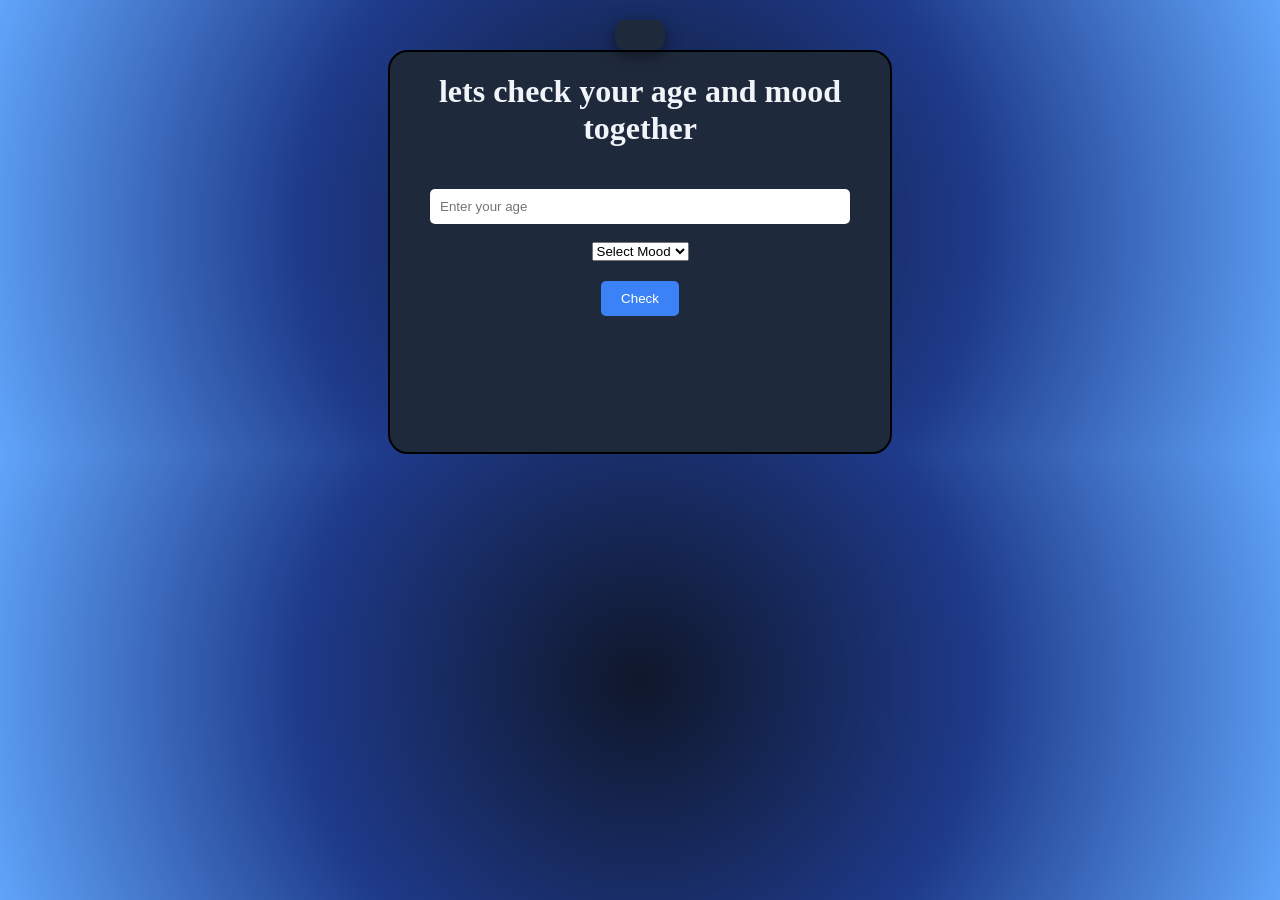
<file: mood checker/index.html>
<!DOCTYPE html>
<html lang="en">
<head>
    <meta charset="UTF-8">
    <meta name="viewport" content="width=device-width, initial-scale=1.0">
    <title>lets check your age and mood together </title>
    <link rel="stylesheet" href="style.css">
</head>
<body>
    <div id="result"></div>
    <div class="container">
        <h1>lets check your age and mood together </h1>
        <input type="number" id="age" placeholder="Enter your age"><br>
     <br>
      <select id="mood">
  <option value="">Select Mood</option>
  <option value="happy">Happy</option>
  <option value="sad">Sad</option>
  <option value="tired">Tired</option>
</select>

        <br>
        <button id="checkButton">Check</button>
    </div>
    
    <script src="user.js"></script>
</body>
</html>
</file>
<file: mood checker/style.css>
.container{
   
    margin-top: 50px;
    height: 400px;
    width: 500px;
    border: 2px solid black;
    background-color: #1e293b;
    color: #f1f5f9;
    border-radius: 20px;
    text-align: center;
}
body{
    background: radial-gradient(circle, #0f172a, #1e3a8a, #60a5fa);
    margin:0;
    padding:0;
    display: flex;
    justify-content: center;
    align-items: center;
}
input{
    padding: 10px;
    margin-top: 20px;
    border-radius: 5px;
    border: none;
    width: 80%;
}
button{
    padding: 10px 20px;
    margin-top: 20px;
    border-radius: 5px;
    border: none;
    background-color: #3b82f6;
    color: white;
    cursor: pointer;
}
#result {
  position: fixed;
  top: 20px;
  left: 50%;
  transform: translateX(-50%);
  
  background-color: #1e293b;
  color: #f1f5f9;
  
  padding: 15px 25px;
  border-radius: 10px;
  font-weight: bold;
  
  box-shadow: 0 4px 15px rgba(0,0,0,0.5);
}
</file>
